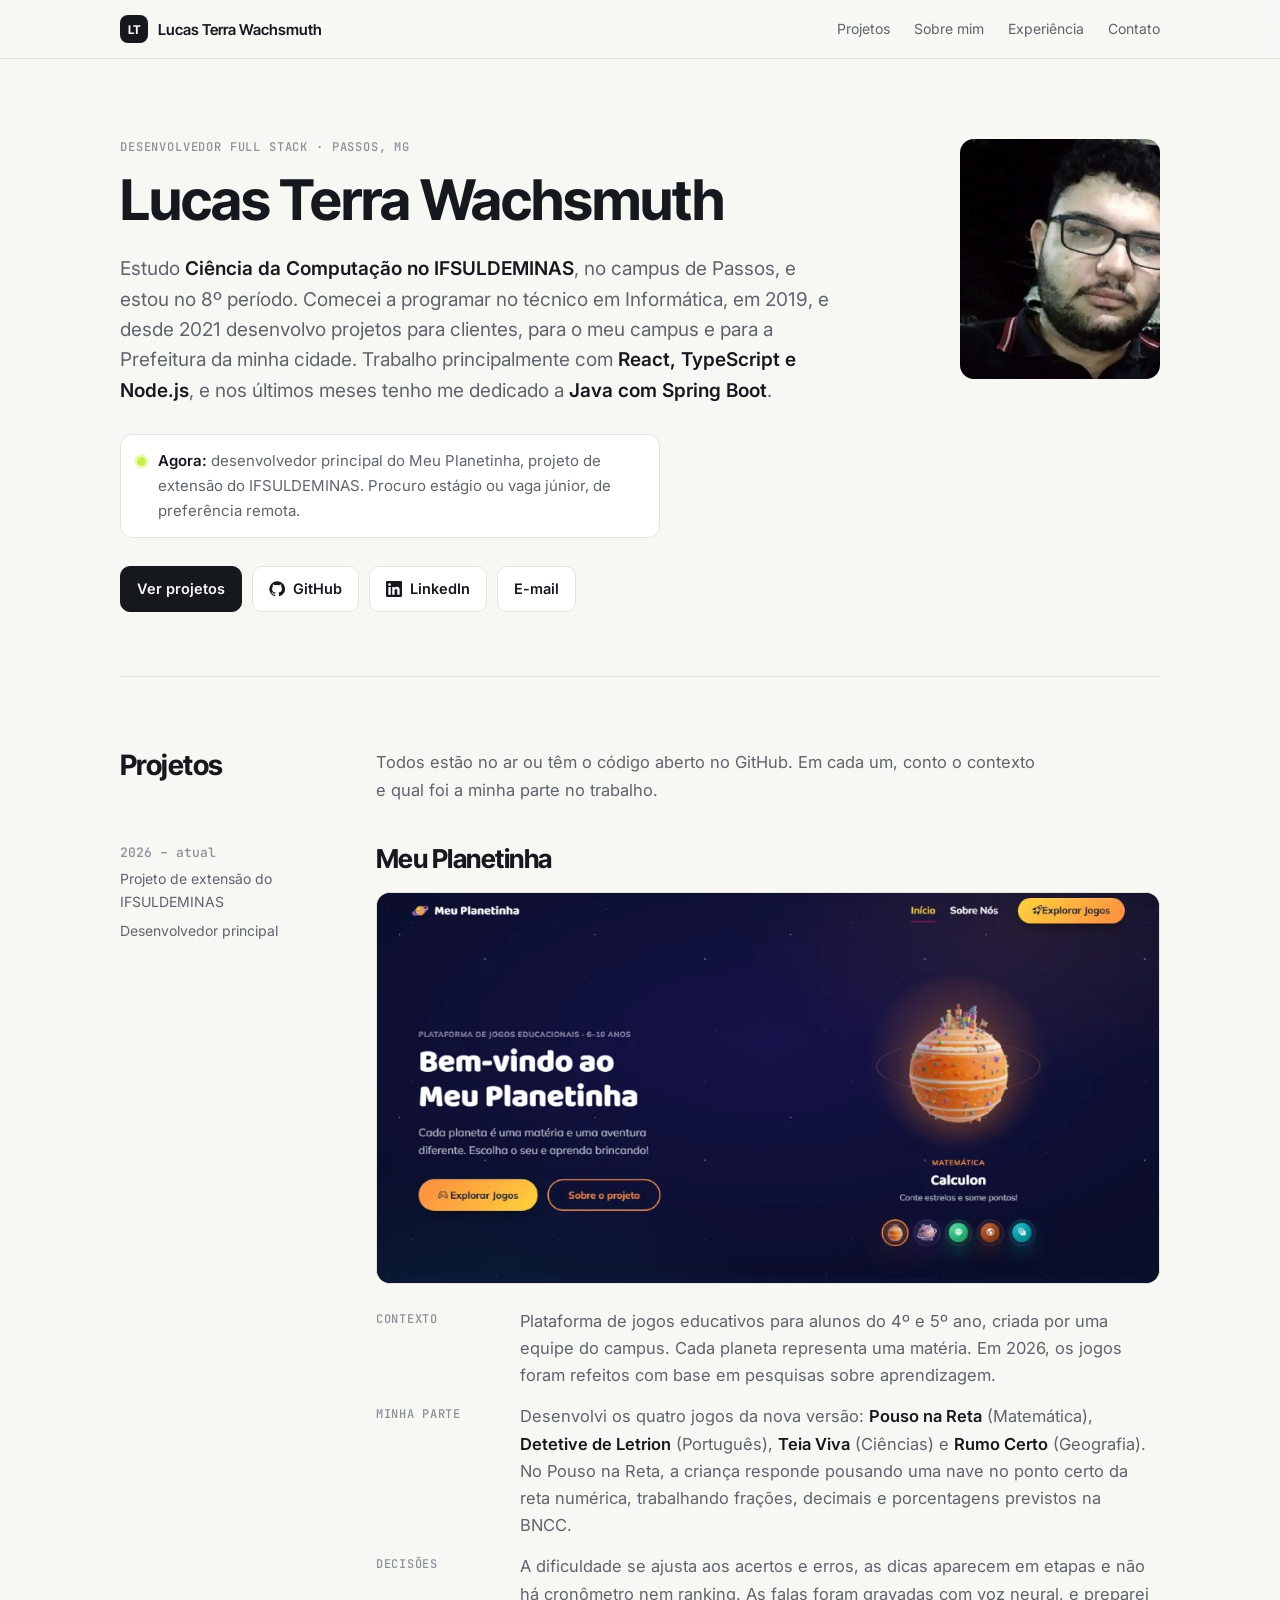
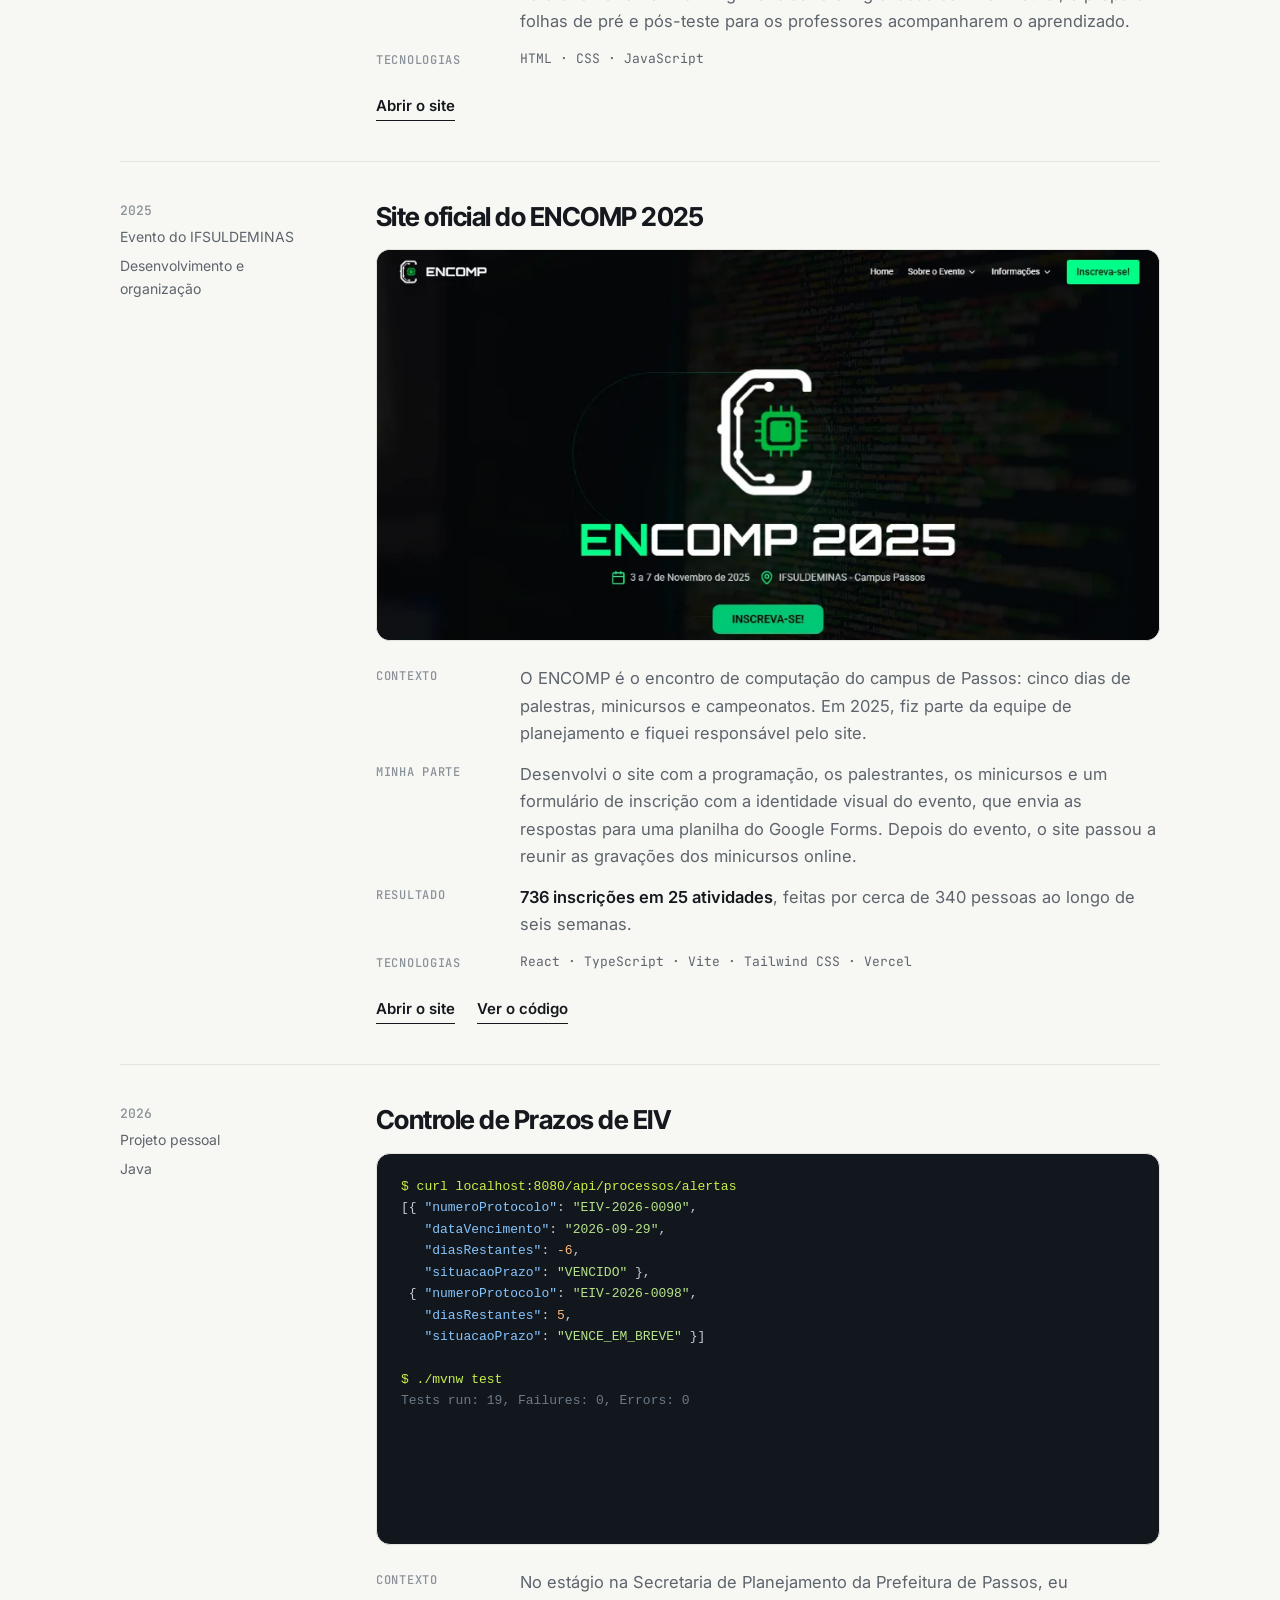
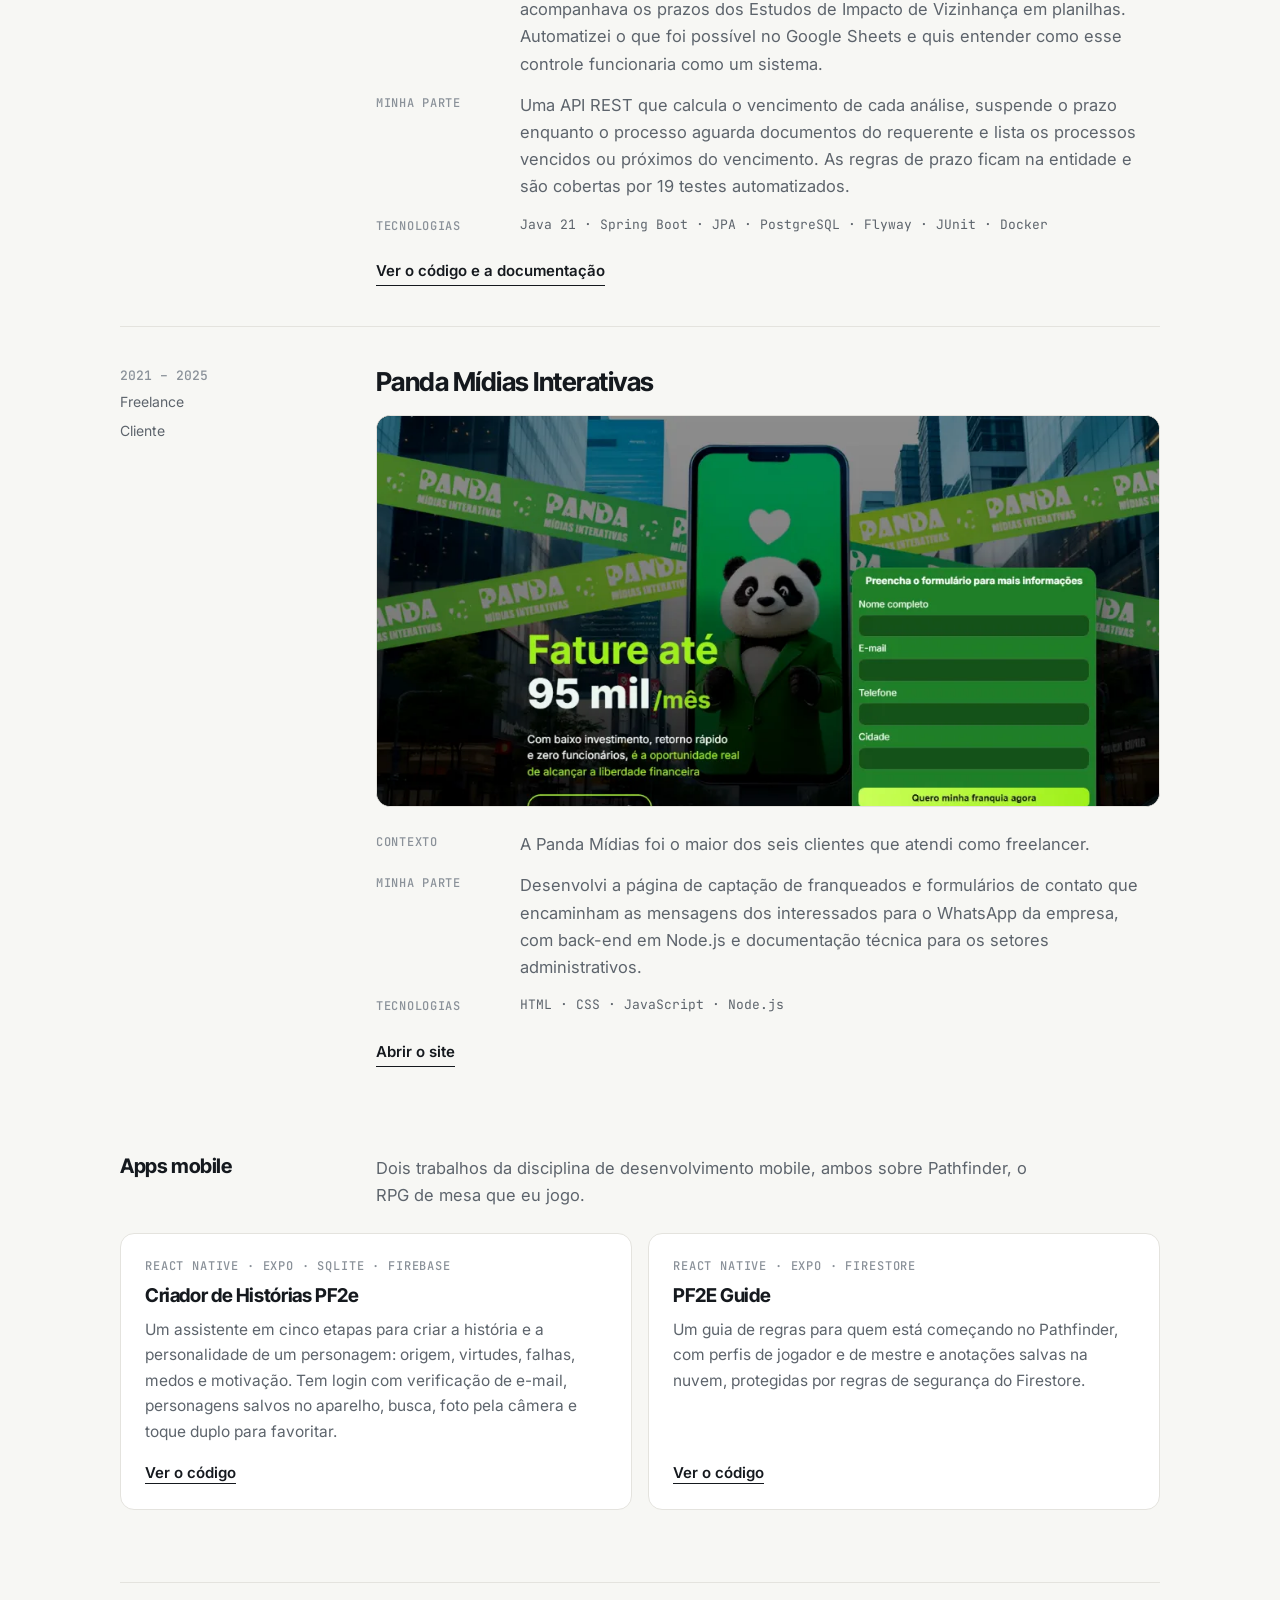
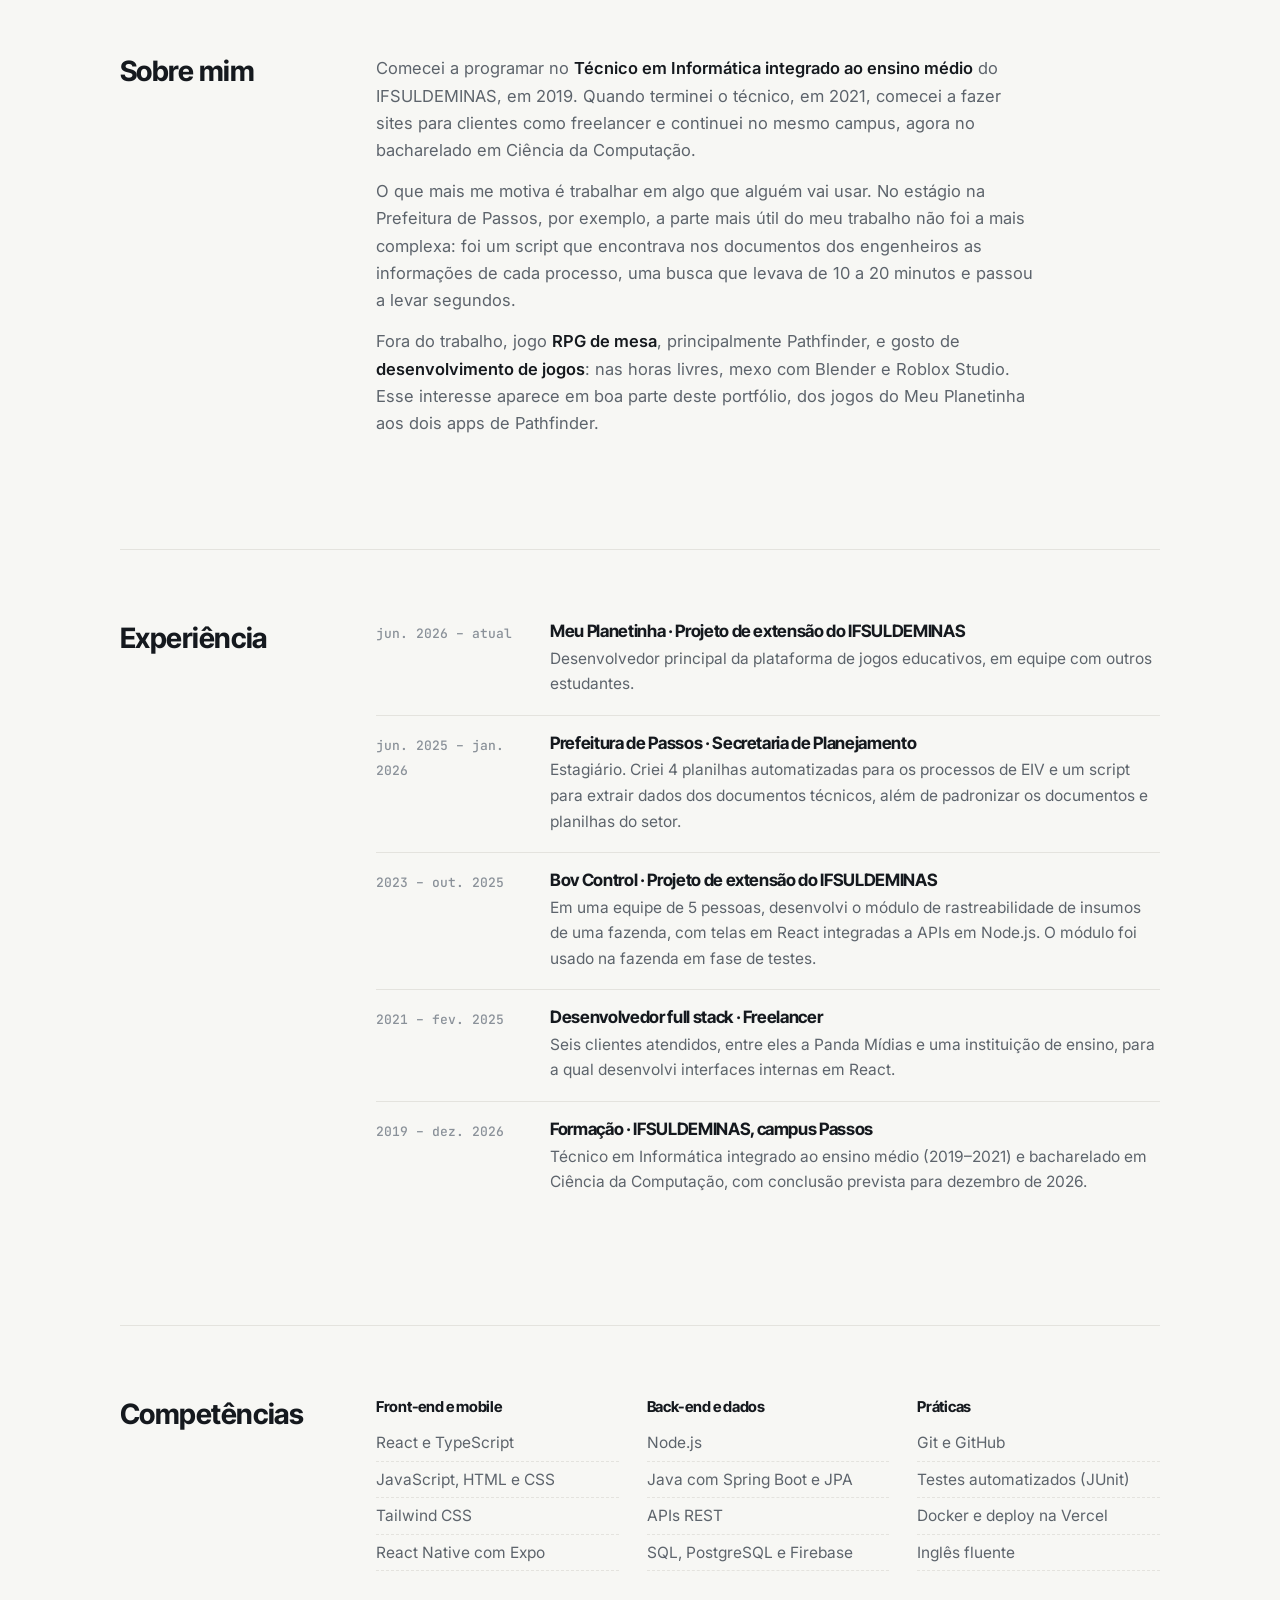
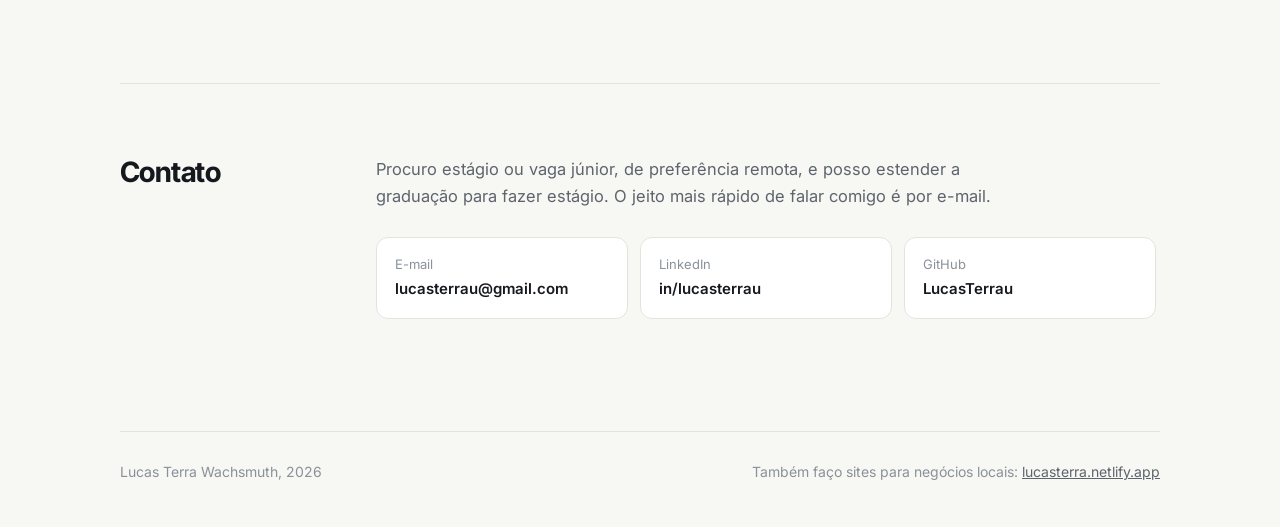
<file: index.html>
<!doctype html>
<html lang="pt-BR">
<head>
<meta charset="utf-8">
<meta name="viewport" content="width=device-width, initial-scale=1">
<title>Lucas Terra Wachsmuth · Desenvolvedor Full Stack</title>
<meta name="description" content="Portfólio de Lucas Terra Wachsmuth, desenvolvedor full stack e estudante de Ciência da Computação no IFSULDEMINAS, em Passos (MG).">
<meta property="og:title" content="Lucas Terra Wachsmuth · Desenvolvedor Full Stack">
<meta property="og:description" content="Jogos educativos, o site de um evento com 736 inscrições e uma API em Java nascida de um estágio na Prefeitura.">
<meta property="og:image" content="https://lucasterrau.github.io/img/planetinha-pc.webp">
<link rel="icon" href="data:image/svg+xml,%3Csvg xmlns='http://www.w3.org/2000/svg' viewBox='0 0 64 64'%3E%3Crect width='64' height='64' rx='14' fill='%2315191e'/%3E%3Ctext x='32' y='41' font-family='Arial' font-weight='700' font-size='24' text-anchor='middle' fill='%23f7f7f4'%3ELT%3C/text%3E%3C/svg%3E">
<link rel="preconnect" href="https://fonts.googleapis.com">
<link rel="preconnect" href="https://fonts.gstatic.com" crossorigin>
<link href="https://fonts.googleapis.com/css2?family=Inter+Tight:wght@600;700&family=Inter:wght@400;500;600&family=JetBrains+Mono:wght@400;500&display=swap" rel="stylesheet">
<link rel="stylesheet" href="/style.css">
</head>
<body>

<nav>
  <div class="wrap">
    <a class="logo" href="/"><span>LT</span>Lucas Terra Wachsmuth</a>
    <ul>
      <li><a href="#projetos">Projetos</a></li>
      <li><a href="#sobre">Sobre mim</a></li>
      <li><a href="#experiencia">Experiência</a></li>
      <li><a href="#contato">Contato</a></li>
    </ul>
  </div>
</nav>

<main class="wrap">

  <header class="intro">
    <div>
      <div class="label">Desenvolvedor full stack · Passos, MG</div>
      <h1>Lucas Terra Wachsmuth</h1>
      <p class="lead">Estudo <strong>Ciência da Computação no IFSULDEMINAS</strong>, no campus de Passos, e estou no 8º período. Comecei a programar no técnico em Informática, em 2019, e desde 2021 desenvolvo projetos para clientes, para o meu campus e para a Prefeitura da minha cidade. Trabalho principalmente com <strong>React, TypeScript e Node.js</strong>, e nos últimos meses tenho me dedicado a <strong>Java com Spring Boot</strong>.</p>
      <div class="status"><i></i><span><b>Agora:</b> desenvolvedor principal do Meu Planetinha, projeto de extensão do IFSULDEMINAS. Procuro estágio ou vaga júnior, de preferência remota.</span></div>
      <div class="actions">
        <a class="btn solid" href="#projetos">Ver projetos</a>
        <a class="btn" href="https://github.com/LucasTerrau" target="_blank" rel="noopener">
          <svg viewBox="0 0 24 24" fill="currentColor" aria-hidden="true"><path d="M12 .5a11.5 11.5 0 0 0-3.64 22.41c.58.1.79-.25.79-.56v-2c-3.2.7-3.88-1.36-3.88-1.36-.52-1.33-1.28-1.69-1.28-1.69-1.05-.71.08-.7.08-.7 1.16.08 1.77 1.19 1.77 1.19 1.03 1.77 2.71 1.26 3.37.96.1-.75.4-1.26.73-1.55-2.56-.29-5.25-1.28-5.25-5.68 0-1.26.45-2.28 1.19-3.09-.12-.29-.52-1.46.11-3.05 0 0 .97-.31 3.17 1.18a11 11 0 0 1 5.77 0c2.2-1.49 3.17-1.18 3.17-1.18.63 1.59.23 2.76.11 3.05.74.81 1.19 1.83 1.19 3.09 0 4.41-2.69 5.38-5.26 5.67.41.36.78 1.06.78 2.14v3.17c0 .31.21.67.8.56A11.5 11.5 0 0 0 12 .5Z"/></svg>
          GitHub
        </a>
        <a class="btn" href="https://www.linkedin.com/in/lucasterrau" target="_blank" rel="noopener">
          <svg viewBox="0 0 24 24" fill="currentColor" aria-hidden="true"><path d="M20.45 20.45h-3.56v-5.57c0-1.33-.02-3.04-1.85-3.04-1.86 0-2.14 1.45-2.14 2.94v5.67H9.35V9h3.41v1.56h.05c.48-.9 1.64-1.85 3.37-1.85 3.6 0 4.27 2.37 4.27 5.46v6.28ZM5.34 7.43a2.06 2.06 0 1 1 0-4.13 2.06 2.06 0 0 1 0 4.13ZM7.12 20.45H3.56V9h3.56v11.45ZM22.22 0H1.77C.79 0 0 .77 0 1.73v20.54C0 23.23.79 24 1.77 24h20.45c.98 0 1.78-.77 1.78-1.73V1.73C24 .77 23.2 0 22.22 0Z"/></svg>
          LinkedIn
        </a>
        <a class="btn" href="mailto:lucasterrau@gmail.com">E-mail</a>
      </div>
    </div>
    <img src="/img/lucas.webp" alt="Foto de Lucas Terra Wachsmuth" width="200" height="240">
  </header>

  <section id="projetos">
    <div class="section-head">
      <h2>Projetos</h2>
      <p>Todos estão no ar ou têm o código aberto no GitHub. Em cada um, conto o contexto e qual foi a minha parte no trabalho.</p>
    </div>

    <article class="case">
      <aside>
        <span class="year">2026 – atual</span>
        <span>Projeto de extensão do IFSULDEMINAS</span>
        <span>Desenvolvedor principal</span>
      </aside>
      <div>
        <h3>Meu Planetinha</h3>
        <div class="shot"><img src="/img/planetinha-pc.webp" srcset="/img/planetinha-pc-480.webp 480w, /img/planetinha-pc.webp 960w" sizes="(max-width: 760px) 100vw, 780px" alt="Página inicial do Meu Planetinha" loading="lazy"></div>
        <dl>
          <dt>Contexto</dt>
          <dd>Plataforma de jogos educativos para alunos do 4º e 5º ano, criada por uma equipe do campus. Cada planeta representa uma matéria. Em 2026, os jogos foram refeitos com base em pesquisas sobre aprendizagem.</dd>
          <dt>Minha parte</dt>
          <dd>Desenvolvi os quatro jogos da nova versão: <strong>Pouso na Reta</strong> (Matemática), <strong>Detetive de Letrion</strong> (Português), <strong>Teia Viva</strong> (Ciências) e <strong>Rumo Certo</strong> (Geografia). No Pouso na Reta, a criança responde pousando uma nave no ponto certo da reta numérica, trabalhando frações, decimais e porcentagens previstos na BNCC.</dd>
          <dt>Decisões</dt>
          <dd>A dificuldade se ajusta aos acertos e erros, as dicas aparecem em etapas e não há cronômetro nem ranking. As falas foram gravadas com voz neural, e preparei folhas de pré e pós-teste para os professores acompanharem o aprendizado.</dd>
          <dt>Tecnologias</dt>
          <dd class="stack">HTML · CSS · JavaScript</dd>
        </dl>
        <div class="links"><a class="textlink" href="https://www.meuplanetinha.com.br" target="_blank" rel="noopener">Abrir o site</a></div>
      </div>
    </article>

    <article class="case">
      <aside>
        <span class="year">2025</span>
        <span>Evento do IFSULDEMINAS</span>
        <span>Desenvolvimento e organização</span>
      </aside>
      <div>
        <h3>Site oficial do ENCOMP 2025</h3>
        <div class="shot"><img src="/img/encomp-pc.webp" srcset="/img/encomp-pc-480.webp 480w, /img/encomp-pc.webp 960w" sizes="(max-width: 760px) 100vw, 780px" alt="Página inicial do site do ENCOMP 2025" loading="lazy"></div>
        <dl>
          <dt>Contexto</dt>
          <dd>O ENCOMP é o encontro de computação do campus de Passos: cinco dias de palestras, minicursos e campeonatos. Em 2025, fiz parte da equipe de planejamento e fiquei responsável pelo site.</dd>
          <dt>Minha parte</dt>
          <dd>Desenvolvi o site com a programação, os palestrantes, os minicursos e um formulário de inscrição com a identidade visual do evento, que envia as respostas para uma planilha do Google Forms. Depois do evento, o site passou a reunir as gravações dos minicursos online.</dd>
          <dt>Resultado</dt>
          <dd><strong>736 inscrições em 25 atividades</strong>, feitas por cerca de 340 pessoas ao longo de seis semanas.</dd>
          <dt>Tecnologias</dt>
          <dd class="stack">React · TypeScript · Vite · Tailwind CSS · Vercel</dd>
        </dl>
        <div class="links"><a class="textlink" href="https://site-encomp.vercel.app" target="_blank" rel="noopener">Abrir o site</a><a class="textlink" href="https://github.com/LucasTerrau/Site-Encomp" target="_blank" rel="noopener">Ver o código</a></div>
      </div>
    </article>

    <article class="case">
      <aside>
        <span class="year">2026</span>
        <span>Projeto pessoal</span>
        <span>Java</span>
      </aside>
      <div>
        <h3>Controle de Prazos de EIV</h3>
        <div class="shot">
          <div class="terminal" role="img" aria-label="Exemplo de resposta da API e resultado dos testes">
<pre><span class="p">$ curl localhost:8080/api/processos/alertas</span>
[{ <span class="k">"numeroProtocolo"</span>: <span class="s">"EIV-2026-0090"</span>,
   <span class="k">"dataVencimento"</span>: <span class="s">"2026-09-29"</span>,
   <span class="k">"diasRestantes"</span>: <span class="n">-6</span>,
   <span class="k">"situacaoPrazo"</span>: <span class="s">"VENCIDO"</span> },
 { <span class="k">"numeroProtocolo"</span>: <span class="s">"EIV-2026-0098"</span>,
   <span class="k">"diasRestantes"</span>: <span class="n">5</span>,
   <span class="k">"situacaoPrazo"</span>: <span class="s">"VENCE_EM_BREVE"</span> }]

<span class="p">$ ./mvnw test</span>
<span class="c">Tests run: 19, Failures: 0, Errors: 0</span></pre>
          </div>
        </div>
        <dl>
          <dt>Contexto</dt>
          <dd>No estágio na Secretaria de Planejamento da Prefeitura de Passos, eu acompanhava os prazos dos Estudos de Impacto de Vizinhança em planilhas. Automatizei o que foi possível no Google Sheets e quis entender como esse controle funcionaria como um sistema.</dd>
          <dt>Minha parte</dt>
          <dd>Uma API REST que calcula o vencimento de cada análise, suspende o prazo enquanto o processo aguarda documentos do requerente e lista os processos vencidos ou próximos do vencimento. As regras de prazo ficam na entidade e são cobertas por 19 testes automatizados.</dd>
          <dt>Tecnologias</dt>
          <dd class="stack">Java 21 · Spring Boot · JPA · PostgreSQL · Flyway · JUnit · Docker</dd>
        </dl>
        <div class="links"><a class="textlink" href="https://github.com/LucasTerrau/controle-eiv" target="_blank" rel="noopener">Ver o código e a documentação</a></div>
      </div>
    </article>

    <article class="case">
      <aside>
        <span class="year">2021 – 2025</span>
        <span>Freelance</span>
        <span>Cliente</span>
      </aside>
      <div>
        <h3>Panda Mídias Interativas</h3>
        <div class="shot"><img src="/img/panda-pc.webp" srcset="/img/panda-pc-480.webp 480w, /img/panda-pc.webp 960w" sizes="(max-width: 760px) 100vw, 780px" alt="Página de captação de franqueados da Panda Mídias" loading="lazy"></div>
        <dl>
          <dt>Contexto</dt>
          <dd>A Panda Mídias foi o maior dos seis clientes que atendi como freelancer.</dd>
          <dt>Minha parte</dt>
          <dd>Desenvolvi a página de captação de franqueados e formulários de contato que encaminham as mensagens dos interessados para o WhatsApp da empresa, com back-end em Node.js e documentação técnica para os setores administrativos.</dd>
          <dt>Tecnologias</dt>
          <dd class="stack">HTML · CSS · JavaScript · Node.js</dd>
        </dl>
        <div class="links"><a class="textlink" href="https://franquiaspanda.com" target="_blank" rel="noopener">Abrir o site</a></div>
      </div>
    </article>

    <div class="section-head" style="margin: 48px 0 24px">
      <h2 style="font-size:20px">Apps mobile</h2>
      <p>Dois trabalhos da disciplina de desenvolvimento mobile, ambos sobre Pathfinder, o RPG de mesa que eu jogo.</p>
    </div>
    <div class="small-projects">
      <article>
        <span class="label">React Native · Expo · SQLite · Firebase</span>
        <h3>Criador de Histórias PF2e</h3>
        <p>Um assistente em cinco etapas para criar a história e a personalidade de um personagem: origem, virtudes, falhas, medos e motivação. Tem login com verificação de e-mail, personagens salvos no aparelho, busca, foto pela câmera e toque duplo para favoritar.</p>
        <div class="links"><a class="textlink" href="https://github.com/LucasTerrau/TrabMobile" target="_blank" rel="noopener">Ver o código</a></div>
      </article>
      <article>
        <span class="label">React Native · Expo · Firestore</span>
        <h3>PF2E Guide</h3>
        <p>Um guia de regras para quem está começando no Pathfinder, com perfis de jogador e de mestre e anotações salvas na nuvem, protegidas por regras de segurança do Firestore.</p>
        <div class="links"><a class="textlink" href="https://github.com/LucasTerrau/pf2e-guide" target="_blank" rel="noopener">Ver o código</a></div>
      </article>
    </div>
  </section>

  <section id="sobre">
    <div class="section-head">
      <h2>Sobre mim</h2>
      <div class="prose">
        <p>Comecei a programar no <strong>Técnico em Informática integrado ao ensino médio</strong> do IFSULDEMINAS, em 2019. Quando terminei o técnico, em 2021, comecei a fazer sites para clientes como freelancer e continuei no mesmo campus, agora no bacharelado em Ciência da Computação.</p>
        <p>O que mais me motiva é trabalhar em algo que alguém vai usar. No estágio na Prefeitura de Passos, por exemplo, a parte mais útil do meu trabalho não foi a mais complexa: foi um script que encontrava nos documentos dos engenheiros as informações de cada processo, uma busca que levava de 10 a 20 minutos e passou a levar segundos.</p>
        <p>Fora do trabalho, jogo <strong>RPG de mesa</strong>, principalmente Pathfinder, e gosto de <strong>desenvolvimento de jogos</strong>: nas horas livres, mexo com Blender e Roblox Studio. Esse interesse aparece em boa parte deste portfólio, dos jogos do Meu Planetinha aos dois apps de Pathfinder.</p>
      </div>
    </div>
  </section>

  <section id="experiencia">
    <div class="section-head">
      <h2>Experiência</h2>
      <ul class="jobs">
        <li>
          <span class="when">jun. 2026 – atual</span>
          <div><h3>Meu Planetinha · Projeto de extensão do IFSULDEMINAS</h3><p>Desenvolvedor principal da plataforma de jogos educativos, em equipe com outros estudantes.</p></div>
        </li>
        <li>
          <span class="when">jun. 2025 – jan. 2026</span>
          <div><h3>Prefeitura de Passos · Secretaria de Planejamento</h3><p>Estagiário. Criei 4 planilhas automatizadas para os processos de EIV e um script para extrair dados dos documentos técnicos, além de padronizar os documentos e planilhas do setor.</p></div>
        </li>
        <li>
          <span class="when">2023 – out. 2025</span>
          <div><h3>Bov Control · Projeto de extensão do IFSULDEMINAS</h3><p>Em uma equipe de 5 pessoas, desenvolvi o módulo de rastreabilidade de insumos de uma fazenda, com telas em React integradas a APIs em Node.js. O módulo foi usado na fazenda em fase de testes.</p></div>
        </li>
        <li>
          <span class="when">2021 – fev. 2025</span>
          <div><h3>Desenvolvedor full stack · Freelancer</h3><p>Seis clientes atendidos, entre eles a Panda Mídias e uma instituição de ensino, para a qual desenvolvi interfaces internas em React.</p></div>
        </li>
        <li>
          <span class="when">2019 – dez. 2026</span>
          <div><h3>Formação · IFSULDEMINAS, campus Passos</h3><p>Técnico em Informática integrado ao ensino médio (2019–2021) e bacharelado em Ciência da Computação, com conclusão prevista para dezembro de 2026.</p></div>
        </li>
      </ul>
    </div>
  </section>

  <section id="competencias">
    <div class="section-head">
      <h2>Competências</h2>
      <div class="skills">
        <div><h3>Front-end e mobile</h3><ul><li>React e TypeScript</li><li>JavaScript, HTML e CSS</li><li>Tailwind CSS</li><li>React Native com Expo</li></ul></div>
        <div><h3>Back-end e dados</h3><ul><li>Node.js</li><li>Java com Spring Boot e JPA</li><li>APIs REST</li><li>SQL, PostgreSQL e Firebase</li></ul></div>
        <div><h3>Práticas</h3><ul><li>Git e GitHub</li><li>Testes automatizados (JUnit)</li><li>Docker e deploy na Vercel</li><li>Inglês fluente</li></ul></div>
      </div>
    </div>
  </section>

  <section id="contato">
    <div class="section-head">
      <h2>Contato</h2>
      <div>
        <div class="prose"><p>Procuro estágio ou vaga júnior, de preferência remota, e posso estender a graduação para fazer estágio. O jeito mais rápido de falar comigo é por e-mail.</p></div>
        <div class="contact-list">
          <a href="mailto:lucasterrau@gmail.com"><span>E-mail</span><b>lucasterrau@gmail.com</b></a>
          <a href="https://www.linkedin.com/in/lucasterrau" target="_blank" rel="noopener"><span>LinkedIn</span><b>in/lucasterrau</b></a>
          <a href="https://github.com/LucasTerrau" target="_blank" rel="noopener"><span>GitHub</span><b>LucasTerrau</b></a>
        </div>
      </div>
    </div>
  </section>

</main>

<footer class="wrap">
  <span>Lucas Terra Wachsmuth, 2026</span>
  <span>Também faço sites para negócios locais: <a href="https://lucasterra.netlify.app" target="_blank" rel="noopener">lucasterra.netlify.app</a></span>
</footer>

</body>
</html>
</file>
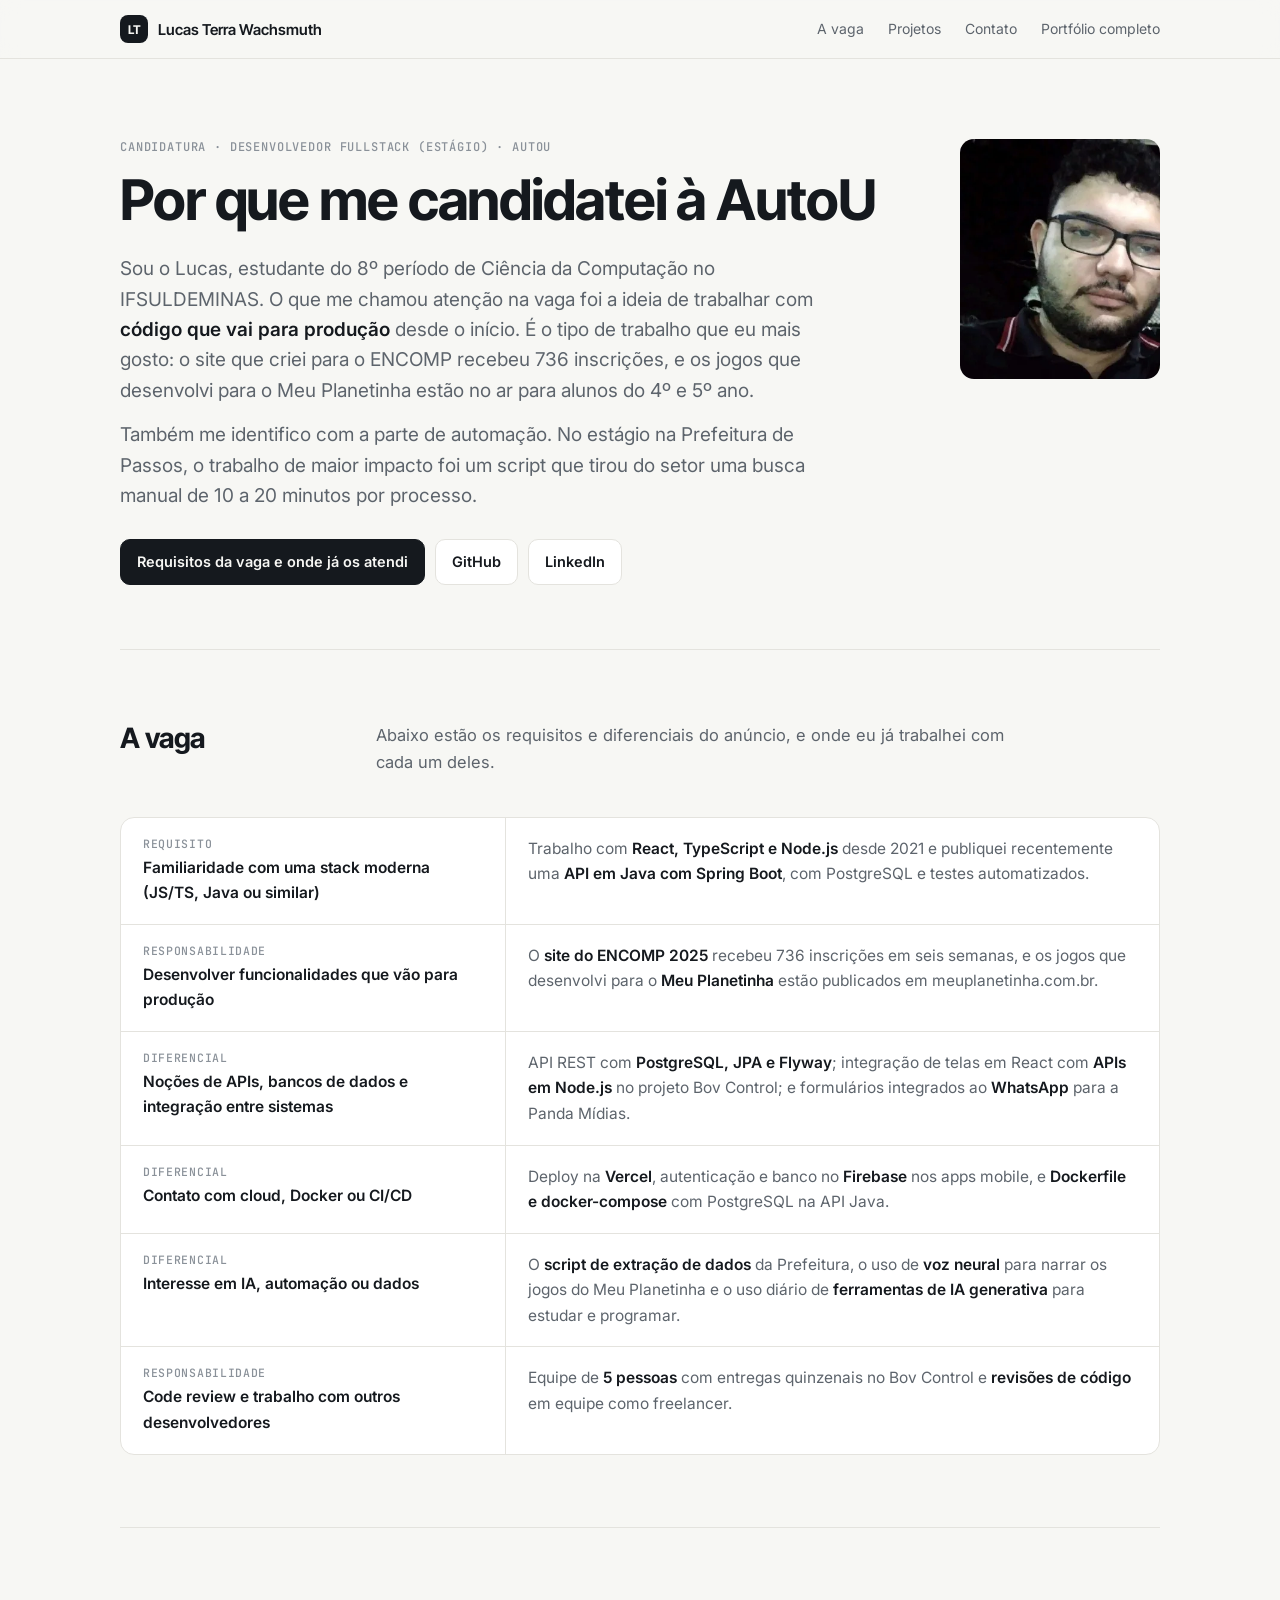
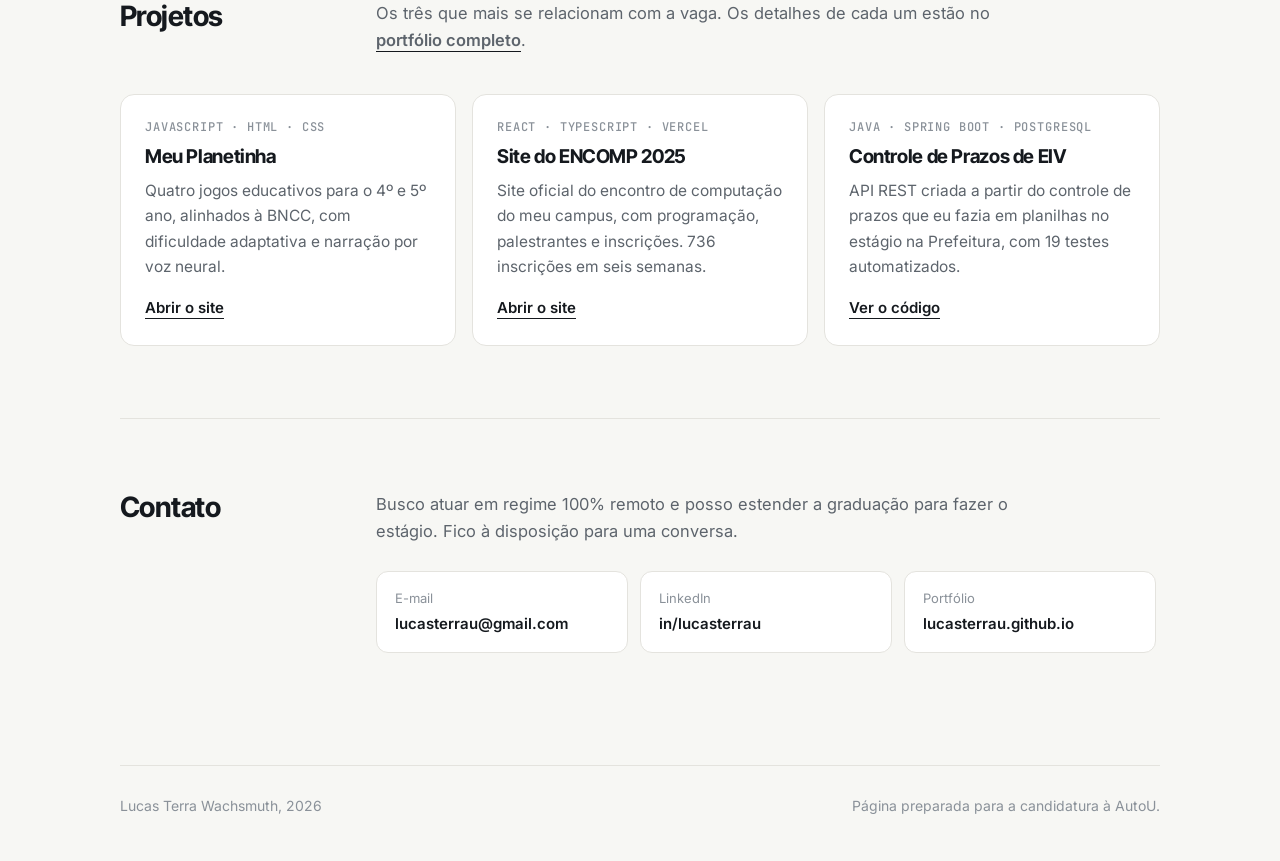
<file: autou/index.html>
<!doctype html>
<html lang="pt-BR">
<head>
<meta charset="utf-8">
<meta name="viewport" content="width=device-width, initial-scale=1">
<meta name="robots" content="noindex">
<title>Lucas Terra Wachsmuth · Candidatura à AutoU</title>
<meta name="description" content="Candidatura de Lucas Terra Wachsmuth à vaga de Desenvolvedor Fullstack (Estágio) na AutoU.">
<link rel="icon" href="data:image/svg+xml,%3Csvg xmlns='http://www.w3.org/2000/svg' viewBox='0 0 64 64'%3E%3Crect width='64' height='64' rx='14' fill='%2315191e'/%3E%3Ctext x='32' y='41' font-family='Arial' font-weight='700' font-size='24' text-anchor='middle' fill='%23f7f7f4'%3ELT%3C/text%3E%3C/svg%3E">
<link rel="preconnect" href="https://fonts.googleapis.com">
<link rel="preconnect" href="https://fonts.gstatic.com" crossorigin>
<link href="https://fonts.googleapis.com/css2?family=Inter+Tight:wght@600;700&family=Inter:wght@400;500;600&family=JetBrains+Mono:wght@400;500&display=swap" rel="stylesheet">
<link rel="stylesheet" href="/style.css">
</head>
<body>

<nav>
  <div class="wrap">
    <a class="logo" href="/"><span>LT</span>Lucas Terra Wachsmuth</a>
    <ul>
      <li><a href="#vaga">A vaga</a></li>
      <li><a href="#projetos">Projetos</a></li>
      <li><a href="#contato">Contato</a></li>
      <li><a href="/">Portfólio completo</a></li>
    </ul>
  </div>
</nav>

<main class="wrap">

  <header class="intro">
    <div>
      <div class="label">Candidatura · Desenvolvedor Fullstack (Estágio) · AutoU</div>
      <h1>Por que me candidatei à AutoU</h1>
      <p class="lead">Sou o Lucas, estudante do 8º período de Ciência da Computação no IFSULDEMINAS. O que me chamou atenção na vaga foi a ideia de trabalhar com <strong>código que vai para produção</strong> desde o início. É o tipo de trabalho que eu mais gosto: o site que criei para o ENCOMP recebeu 736 inscrições, e os jogos que desenvolvi para o Meu Planetinha estão no ar para alunos do 4º e 5º ano.</p>
      <p class="lead" style="margin-top:14px">Também me identifico com a parte de automação. No estágio na Prefeitura de Passos, o trabalho de maior impacto foi um script que tirou do setor uma busca manual de 10 a 20 minutos por processo.</p>
      <div class="actions">
        <a class="btn solid" href="#vaga">Requisitos da vaga e onde já os atendi</a>
        <a class="btn" href="https://github.com/LucasTerrau" target="_blank" rel="noopener">GitHub</a>
        <a class="btn" href="https://www.linkedin.com/in/lucasterrau" target="_blank" rel="noopener">LinkedIn</a>
      </div>
    </div>
    <img src="/img/lucas.webp" alt="Foto de Lucas Terra Wachsmuth" width="200" height="240">
  </header>

  <section id="vaga">
    <div class="section-head">
      <h2>A vaga</h2>
      <p>Abaixo estão os requisitos e diferenciais do anúncio, e onde eu já trabalhei com cada um deles.</p>
    </div>
    <div class="match">
      <div class="match-row">
        <div class="ask"><small>Requisito</small>Familiaridade com uma stack moderna (JS/TS, Java ou similar)</div>
        <div class="proof">Trabalho com <strong>React, TypeScript e Node.js</strong> desde 2021 e publiquei recentemente uma <strong>API em Java com Spring Boot</strong>, com PostgreSQL e testes automatizados.</div>
      </div>
      <div class="match-row">
        <div class="ask"><small>Responsabilidade</small>Desenvolver funcionalidades que vão para produção</div>
        <div class="proof">O <strong>site do ENCOMP 2025</strong> recebeu 736 inscrições em seis semanas, e os jogos que desenvolvi para o <strong>Meu Planetinha</strong> estão publicados em meuplanetinha.com.br.</div>
      </div>
      <div class="match-row">
        <div class="ask"><small>Diferencial</small>Noções de APIs, bancos de dados e integração entre sistemas</div>
        <div class="proof">API REST com <strong>PostgreSQL, JPA e Flyway</strong>; integração de telas em React com <strong>APIs em Node.js</strong> no projeto Bov Control; e formulários integrados ao <strong>WhatsApp</strong> para a Panda Mídias.</div>
      </div>
      <div class="match-row">
        <div class="ask"><small>Diferencial</small>Contato com cloud, Docker ou CI/CD</div>
        <div class="proof">Deploy na <strong>Vercel</strong>, autenticação e banco no <strong>Firebase</strong> nos apps mobile, e <strong>Dockerfile e docker-compose</strong> com PostgreSQL na API Java.</div>
      </div>
      <div class="match-row">
        <div class="ask"><small>Diferencial</small>Interesse em IA, automação ou dados</div>
        <div class="proof">O <strong>script de extração de dados</strong> da Prefeitura, o uso de <strong>voz neural</strong> para narrar os jogos do Meu Planetinha e o uso diário de <strong>ferramentas de IA generativa</strong> para estudar e programar.</div>
      </div>
      <div class="match-row">
        <div class="ask"><small>Responsabilidade</small>Code review e trabalho com outros desenvolvedores</div>
        <div class="proof">Equipe de <strong>5 pessoas</strong> com entregas quinzenais no Bov Control e <strong>revisões de código</strong> em equipe como freelancer.</div>
      </div>
    </div>
  </section>

  <section id="projetos">
    <div class="section-head">
      <h2>Projetos</h2>
      <p>Os três que mais se relacionam com a vaga. Os detalhes de cada um estão no <a class="textlink" href="/">portfólio completo</a>.</p>
    </div>
    <div class="small-projects" style="grid-template-columns: repeat(auto-fit, minmax(260px, 1fr))">
      <article>
        <span class="label">JavaScript · HTML · CSS</span>
        <h3>Meu Planetinha</h3>
        <p>Quatro jogos educativos para o 4º e 5º ano, alinhados à BNCC, com dificuldade adaptativa e narração por voz neural.</p>
        <div class="links"><a class="textlink" href="https://www.meuplanetinha.com.br" target="_blank" rel="noopener">Abrir o site</a></div>
      </article>
      <article>
        <span class="label">React · TypeScript · Vercel</span>
        <h3>Site do ENCOMP 2025</h3>
        <p>Site oficial do encontro de computação do meu campus, com programação, palestrantes e inscrições. 736 inscrições em seis semanas.</p>
        <div class="links"><a class="textlink" href="https://site-encomp.vercel.app" target="_blank" rel="noopener">Abrir o site</a></div>
      </article>
      <article>
        <span class="label">Java · Spring Boot · PostgreSQL</span>
        <h3>Controle de Prazos de EIV</h3>
        <p>API REST criada a partir do controle de prazos que eu fazia em planilhas no estágio na Prefeitura, com 19 testes automatizados.</p>
        <div class="links"><a class="textlink" href="https://github.com/LucasTerrau/controle-eiv" target="_blank" rel="noopener">Ver o código</a></div>
      </article>
    </div>
  </section>

  <section id="contato">
    <div class="section-head">
      <h2>Contato</h2>
      <div>
        <div class="prose"><p>Busco atuar em regime 100% remoto e posso estender a graduação para fazer o estágio. Fico à disposição para uma conversa.</p></div>
        <div class="contact-list">
          <a href="mailto:lucasterrau@gmail.com?subject=Vaga%20Fullstack%20(Est%C3%A1gio)%20-%20AutoU"><span>E-mail</span><b>lucasterrau@gmail.com</b></a>
          <a href="https://www.linkedin.com/in/lucasterrau" target="_blank" rel="noopener"><span>LinkedIn</span><b>in/lucasterrau</b></a>
          <a href="/"><span>Portfólio</span><b>lucasterrau.github.io</b></a>
        </div>
      </div>
    </div>
  </section>

</main>

<footer class="wrap">
  <span>Lucas Terra Wachsmuth, 2026</span>
  <span>Página preparada para a candidatura à AutoU.</span>
</footer>

</body>
</html>
</file>
<file: style.css>
:root {
  --bg: #f7f7f4;
  --surface: #ffffff;
  --ink: #15191e;
  --muted: #5d646c;
  --faint: #8a9199;
  --line: #e4e3de;
  --accent: #c8f04a;
  --accent-ink: #15191e;
  --code-bg: #12171d;
  --radius: 14px;
  --measure: 66ch;
}
@media (prefers-color-scheme: dark) {
  :root {
    --bg: #0e1216;
    --surface: #151b21;
    --ink: #e9edf1;
    --muted: #a3acb5;
    --faint: #76808a;
    --line: #26303a;
    --code-bg: #0a0d11;
  }
}

* { box-sizing: border-box; }
html { scroll-behavior: smooth; }
body { margin: 0; background: var(--bg); color: var(--ink); font: 16.5px/1.65 Inter, system-ui, sans-serif; -webkit-font-smoothing: antialiased; }
a { color: inherit; }
img { max-width: 100%; display: block; }
p { margin: 0 0 14px; }
p:last-child { margin-bottom: 0; }
.wrap { width: min(1040px, 100% - 32px); margin-inline: auto; }
h1, h2, h3 { font-family: "Inter Tight", Inter, sans-serif; font-weight: 700; line-height: 1.15; letter-spacing: -0.02em; margin: 0; }
.label { font: 500 12px/1.4 "JetBrains Mono", monospace; text-transform: uppercase; letter-spacing: .07em; color: var(--faint); }
.textlink { font-weight: 600; text-decoration: none; border-bottom: 1.5px solid var(--ink); padding-bottom: 1px; }
.textlink:hover { border-bottom-color: var(--accent); }

/* Navegação */
nav { position: sticky; top: 0; z-index: 10; background: color-mix(in srgb, var(--bg) 90%, transparent); backdrop-filter: blur(10px); border-bottom: 1px solid var(--line); }
nav .wrap { display: flex; align-items: center; justify-content: space-between; height: 58px; }
.logo { display: flex; align-items: center; gap: 10px; font: 600 15px "Inter Tight", sans-serif; text-decoration: none; }
.logo span { display: grid; place-items: center; width: 28px; height: 28px; border-radius: 8px; background: var(--ink); color: var(--bg); font-size: 12px; font-weight: 700; }
nav ul { list-style: none; display: flex; gap: 24px; margin: 0; padding: 0; font-size: 14px; }
nav ul a { text-decoration: none; color: var(--muted); }
nav ul a:hover { color: var(--ink); }
@media (max-width: 680px) { nav ul { display: none; } }

/* Abertura */
.intro { display: grid; grid-template-columns: 1fr 200px; gap: 56px; align-items: start; padding: 80px 0 64px; border-bottom: 1px solid var(--line); }
.intro h1 { font-size: clamp(36px, 5.4vw, 56px); margin: 12px 0 22px; }
.intro .lead { font-size: 19px; line-height: 1.6; color: var(--muted); max-width: 60ch; }
.intro .lead strong { color: var(--ink); font-weight: 600; }
.intro img { width: 200px; height: 240px; object-fit: cover; border-radius: var(--radius); filter: saturate(.9); }
.status { display: flex; gap: 12px; align-items: flex-start; margin-top: 28px; padding: 14px 16px; border: 1px solid var(--line); border-radius: 12px; background: var(--surface); font-size: 15px; color: var(--muted); max-width: 60ch; }
.status i { flex: none; width: 9px; height: 9px; margin-top: 8px; border-radius: 50%; background: var(--accent); box-shadow: 0 0 0 3px color-mix(in srgb, var(--accent) 35%, transparent); }
.status b { color: var(--ink); font-weight: 600; }
.actions { display: flex; flex-wrap: wrap; gap: 10px; margin-top: 28px; }
.btn { display: inline-flex; align-items: center; gap: 8px; padding: 10px 16px; border-radius: 10px; border: 1px solid var(--line); background: var(--surface); font-size: 14.5px; font-weight: 600; text-decoration: none; }
.btn:hover { border-color: var(--ink); }
.btn.solid { background: var(--ink); color: var(--bg); border-color: var(--ink); }
.btn svg { width: 16px; height: 16px; }
@media (max-width: 760px) { .intro { grid-template-columns: 1fr; gap: 28px; padding-top: 44px; } .intro img { order: -1; width: 112px; height: 128px; } }

/* Seções */
section { padding: 72px 0; border-bottom: 1px solid var(--line); }
section:last-of-type { border-bottom: 0; }
.section-head { display: grid; grid-template-columns: 200px 1fr; gap: 56px; margin-bottom: 40px; }
.section-head h2 { font-size: 28px; }
.section-head p { color: var(--muted); max-width: var(--measure); }
@media (max-width: 760px) { .section-head { grid-template-columns: 1fr; gap: 10px; } }

/* Estudos de caso */
.case { display: grid; grid-template-columns: 200px 1fr; gap: 56px; padding: 40px 0; border-top: 1px solid var(--line); }
.case:first-of-type { border-top: 0; padding-top: 0; }
.case aside { display: flex; flex-direction: column; gap: 6px; font-size: 14px; color: var(--muted); }
.case aside .year { font: 500 13px "JetBrains Mono", monospace; color: var(--faint); }
.case h3 { font-size: 26px; margin-bottom: 18px; }
.case .shot { border-radius: var(--radius); overflow: hidden; border: 1px solid var(--line); margin-bottom: 24px; aspect-ratio: 16 / 8; background: var(--code-bg); }
.case .shot img { width: 100%; height: 100%; object-fit: cover; object-position: top; }
.case dl { margin: 0; display: grid; grid-template-columns: 120px 1fr; gap: 14px 24px; max-width: 780px; }
.case dt { font: 500 12px/1.9 "JetBrains Mono", monospace; text-transform: uppercase; letter-spacing: .06em; color: var(--faint); }
.case dd { margin: 0; color: var(--muted); }
.case dd strong { color: var(--ink); font-weight: 600; }
.case .stack { font: 13px/1.6 "JetBrains Mono", monospace; color: var(--muted); }
.case .links { display: flex; flex-wrap: wrap; gap: 22px; margin-top: 22px; font-size: 15px; }
@media (max-width: 760px) {
  .case { grid-template-columns: 1fr; gap: 14px; }
  .case aside { flex-direction: row; flex-wrap: wrap; gap: 4px 14px; }
  .case dl { grid-template-columns: 1fr; gap: 4px; }
  .case dd { margin-bottom: 12px; }
}

/* Bloco de código */
.terminal { height: 100%; padding: 22px 24px; font: 13px/1.65 "JetBrains Mono", monospace; color: #c3ccd5; overflow: hidden; }
.terminal pre { margin: 0; white-space: pre-wrap; }
.terminal .p { color: var(--accent); }
.terminal .k { color: #86c5ff; }
.terminal .s { color: #b6e389; }
.terminal .n { color: #ffb978; }
.terminal .c { color: #6c7a88; }

/* Projetos menores */
.small-projects { display: grid; grid-template-columns: repeat(2, 1fr); gap: 16px; }
.small-projects article { border: 1px solid var(--line); background: var(--surface); border-radius: var(--radius); padding: 24px; display: flex; flex-direction: column; gap: 10px; }
.small-projects h3 { font-size: 19px; }
.small-projects p { color: var(--muted); font-size: 15.5px; margin: 0; }
.small-projects .links { margin-top: auto; padding-top: 6px; font-size: 15px; }
@media (max-width: 720px) { .small-projects { grid-template-columns: 1fr; } }

/* Texto corrido */
.prose { max-width: var(--measure); color: var(--muted); }
.prose strong { color: var(--ink); font-weight: 600; }

/* Experiência */
.jobs { list-style: none; margin: 0; padding: 0; }
.jobs li { display: grid; grid-template-columns: 150px 1fr; gap: 24px; padding: 18px 0; border-top: 1px solid var(--line); }
.jobs li:first-child { border-top: 0; padding-top: 0; }
.jobs .when { font: 500 13px/1.9 "JetBrains Mono", monospace; color: var(--faint); }
.jobs h3 { font-size: 17px; margin-bottom: 4px; }
.jobs p { color: var(--muted); margin: 0; font-size: 15.5px; }
@media (max-width: 600px) { .jobs li { grid-template-columns: 1fr; gap: 2px; } }

/* Competências */
.skills { display: grid; grid-template-columns: repeat(3, 1fr); gap: 28px; }
.skills h3 { font-size: 15px; margin-bottom: 10px; }
.skills ul { list-style: none; margin: 0; padding: 0; color: var(--muted); font-size: 15.5px; }
.skills li { padding: 5px 0; border-bottom: 1px dashed var(--line); }
@media (max-width: 760px) { .skills { grid-template-columns: 1fr; } }

/* Tabela de requisitos (páginas de candidatura) */
.match { border: 1px solid var(--line); border-radius: var(--radius); overflow: hidden; background: var(--surface); }
.match-row { display: grid; grid-template-columns: 1fr 1.7fr; border-top: 1px solid var(--line); }
.match-row:first-child { border-top: 0; }
.match-row > div { padding: 18px 22px; }
.match-row .ask { font-weight: 600; font-size: 15.5px; }
.match-row .ask small { display: block; font: 500 11.5px "JetBrains Mono", monospace; color: var(--faint); text-transform: uppercase; letter-spacing: .06em; margin-bottom: 4px; font-weight: 500; }
.match-row .proof { color: var(--muted); font-size: 15.5px; border-left: 1px solid var(--line); }
.match-row .proof strong { color: var(--ink); font-weight: 600; }
@media (max-width: 720px) { .match-row { grid-template-columns: 1fr; } .match-row .proof { border-left: 0; padding-top: 0; } }

/* Contato */
.contact-list { display: grid; grid-template-columns: repeat(3, 1fr); gap: 12px; margin-top: 26px; max-width: 780px; }
.contact-list a { display: flex; flex-direction: column; gap: 2px; padding: 16px 18px; border: 1px solid var(--line); background: var(--surface); border-radius: 12px; text-decoration: none; }
.contact-list a:hover { border-color: var(--ink); }
.contact-list span { font-size: 13px; color: var(--faint); }
.contact-list b { font-weight: 600; font-size: 15px; word-break: break-all; }
@media (max-width: 720px) { .contact-list { grid-template-columns: 1fr; } }

footer { padding: 28px 0 44px; border-top: 1px solid var(--line); color: var(--faint); font-size: 14px; display: flex; justify-content: space-between; flex-wrap: wrap; gap: 10px; }
footer a { color: var(--muted); }
</file>
